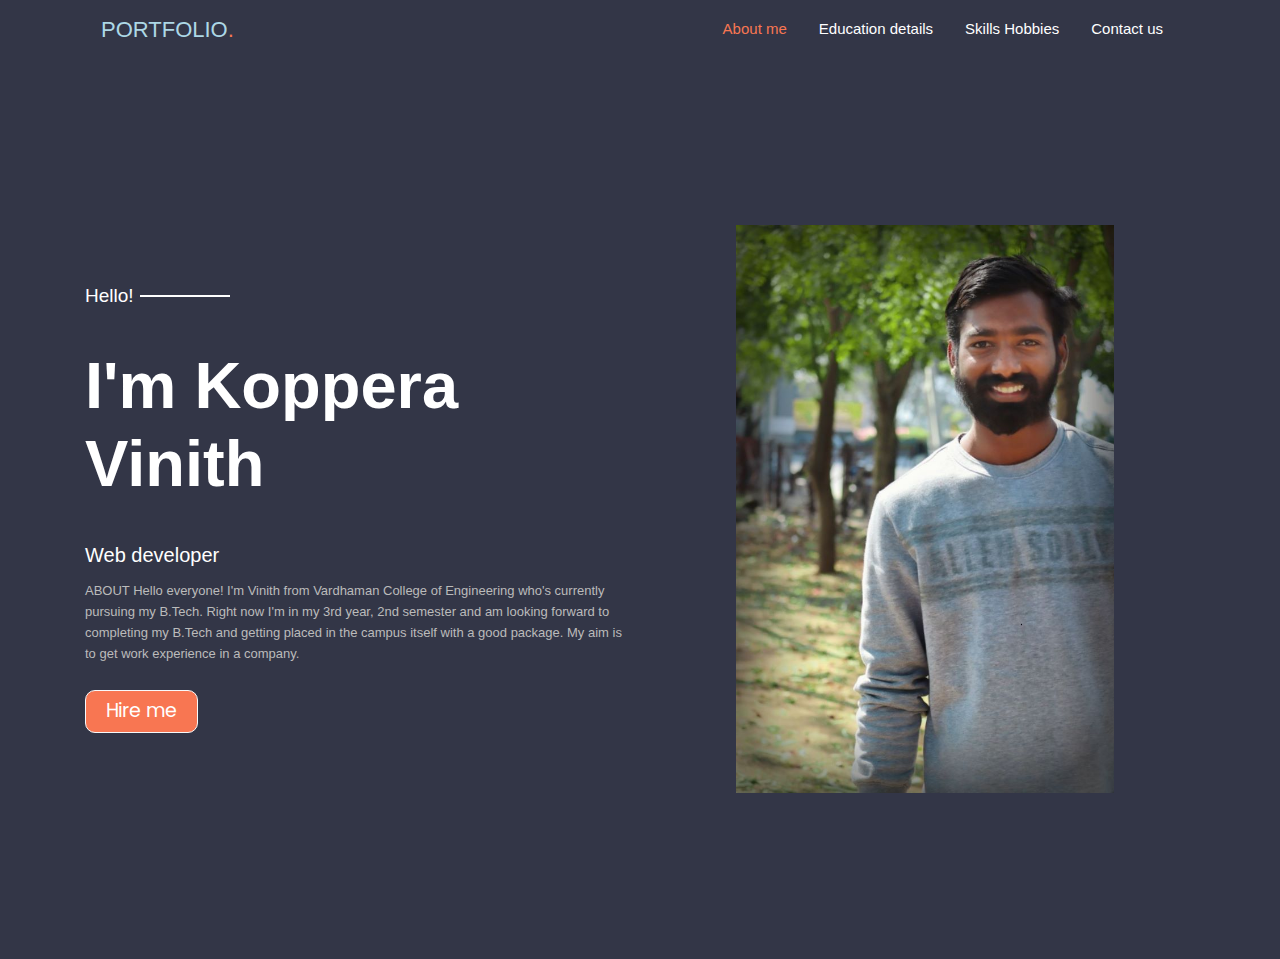
<file: index.html>
<html> 
    <head>
        <title>Portfolio site</title>
        <!-- Latest compiled and minified CSS -->
<link rel="stylesheet" href="https://cdn.jsdelivr.net/npm/bootstrap@4.6.1/dist/css/bootstrap.min.css">

<!-- jQuery library -->
<script src="https://cdn.jsdelivr.net/npm/jquery@3.6.0/dist/jquery.slim.min.js"></script>

<!-- Popper JS -->
<script src="https://cdn.jsdelivr.net/npm/popper.js@1.16.1/dist/umd/popper.min.js"></script>

<!-- Latest compiled JavaScript -->
<script src="https://cdn.jsdelivr.net/npm/bootstrap@4.6.1/dist/js/bootstrap.bundle.min.js"></script>
<link href="index1.css" rel="stylesheet" type="text/css"/>
<link rel="stylesheet" href="https://cdnjs.cloudflare.com/ajax/libs/animate.css/4.1.1/animate.min.css" />
<link rel="stylesheet" href="https://cdnjs.cloudflare.com/ajax/libs/font-awesome/4.7.0/css/font-awesome.min.css">

</head>
    <body>
        <div class="container">
            <div class="nav_section">
        <nav class="navbar navbar-expand-lg navbar-light">
          <a style="color:lightblue;" class="navbar-brand"  href="#">PORTFOLIO<span>.</span></a>
            <button class="navbar-toggler" type="button" data-toggle="collapse" data-target="#navbarSupportedContent" aria-controls="navbarSupportedContent" aria-expanded="false" aria-label="Toggle navigation">
              <span class="navbar-toggler-icon"></span>
            </button>
            <div class="collapse navbar-collapse" id="navbarSupportedContent">
              <ul class="navbar-nav ml-auto">
                <li class="nav-item">
                  <a class="nav-link" style="color:#F87652 !important" href="index.html">About me</a>
                </li>
                <li class="nav-item">
                    <a class="nav-link" href="Education1.html">Education details</a>
                  </li><li class="nav-item">
                    <a class="nav-link" href="Skills_hobbies.html">Skills Hobbies</a>
                  </li>
                  <li class="nav-item">
                    <a class="nav-link" href="Contact.html">Contact us</a>
                  </li>
             
              </ul>
            </div>
           
          </nav>
          </div>
          </div>
          <!--Hero section-->
          <div class="hero_section">
            <div class="container">
              <div class="row">
                <div class="col-lg-6 col-md-6 col-ms-12vcol-xs-12">
                  <h3>Hello!</h3>
                  <br>
                  <h1>I<span>'</span>m Koppera Vinith</h1>
                  <br>
                  <h2>Web developer</h2><h5></h5>
                  <p>ABOUT
                    Hello everyone! I'm Vinith from Vardhaman College of Engineering who's currently pursuing my B.Tech. Right now I'm in my 3rd year, 2nd semester and am looking forward to completing my B.Tech and getting placed in the campus itself with a good package. My aim is to get work experience in a company.
                    </p>       <div class="btn_container ">
                   <button class="btn btn-light animate_animatedo">Hire me</button>
                  </div>
                </div>
                <div class="col-lg-6 col-md-6 col-ms-12vcol-xs-12">
                  <center>
                    <img src="vinith.jpeg"/>
                  </center>
              </div>
            </div>
          </div>        
    </body>
</html>
</file>
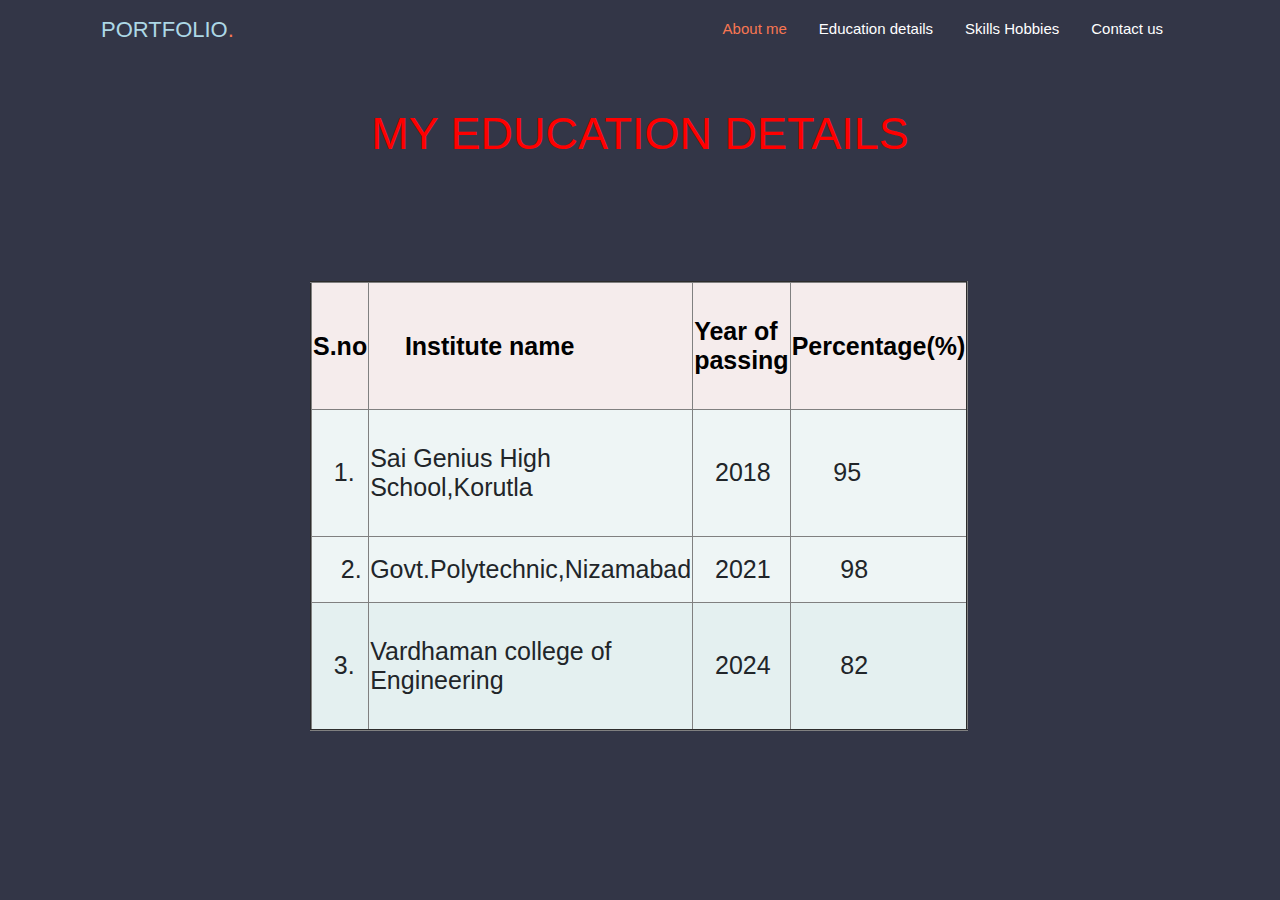
<file: Education1.html>
<head>
    <title>Portfolio site</title>
    <!-- Latest compiled and minified CSS -->
<link rel="stylesheet" href="https://cdn.jsdelivr.net/npm/bootstrap@4.6.1/dist/css/bootstrap.min.css">

<!-- jQuery library -->
<script src="https://cdn.jsdelivr.net/npm/jquery@3.6.0/dist/jquery.slim.min.js"></script>

<!-- Popper JS -->
<script src="https://cdn.jsdelivr.net/npm/popper.js@1.16.1/dist/umd/popper.min.js"></script>

<!-- Latest compiled JavaScript -->
<script src="https://cdn.jsdelivr.net/npm/bootstrap@4.6.1/dist/js/bootstrap.bundle.min.js"></script>
<link href="index1.css" rel="stylesheet" type="text/css"/>
<link rel="stylesheet" href="https://cdnjs.cloudflare.com/ajax/libs/animate.css/4.1.1/animate.min.css" />
<link rel="stylesheet" href="https://cdnjs.cloudflare.com/ajax/libs/font-awesome/4.7.0/css/font-awesome.min.css">

</head>
<body>
    <div class="container">
        <div class="nav_section">
    <nav class="navbar navbar-expand-lg navbar-light">
      <a style="color:lightblue;" class="navbar-brand"  href="#">PORTFOLIO<span>.</span></a>
        <button class="navbar-toggler" type="button" data-toggle="collapse" data-target="#navbarSupportedContent" aria-controls="navbarSupportedContent" aria-expanded="false" aria-label="Toggle navigation">
          <span class="navbar-toggler-icon"></span>
        </button>
        <div class="collapse navbar-collapse" id="navbarSupportedContent">
          <ul class="navbar-nav ml-auto">
            <li class="nav-item">
              <a class="nav-link" style="color:#F87652 !important" href="index.html">About me</a>
            </li>
            <li class="nav-item">
                <a class="nav-link" href="Education1.html">Education details</a>
              </li><li class="nav-item">
                <a class="nav-link" href="Skills_hobbies.html">Skills Hobbies</a>
              </li>
              <li class="nav-item">
                <a class="nav-link" href="Contact.html">Contact us</a>
              </li>
         
          </ul>
        </div>
       
    </nav>
    <br>
        <br>
	   
         <h1 style="text-align:center; font-size: 45px; color: red;">MY EDUCATION DETAILS</h1>
         
         <br>
         <br><br><br>
         <p>  </p>
         <div>
         <table style="width:55%;height:50%;margin-left: 225px;" border=2 align="center">
            <tr>
            <th style=" font-size:25px;background-color:rgb(245, 236, 236);color:black">S.no</th>
            <th style=" font-size:25px;background-color:rgb(245, 236, 236);color:black;">&nbsp &nbsp&nbsp Institute name</th>
            <th style=" font-size:25px;background-color:rgb(245, 236, 236);color:black;">Year of passing</th>
            <th style=" font-size:25px;background-color:rgb(245, 236, 236);color:black;">Percentage(%)</th>
            </tr>
            <tr style=font-size:25px;background-color:rgb(238,245,245);">
            <td>&nbsp &nbsp1.</td>
            <td >Sai Genius High School,Korutla</td>
            <td>&nbsp &nbsp2018</td>
            <td>&nbsp &nbsp&nbsp &nbsp95</td>
            </tr>
            <tr style="font-size:25px;background-color:rgb(238, 245, 245);">
            <td>&nbsp &nbsp 2.</td>
            <td>Govt.Polytechnic,Nizamabad</td>
            <td>&nbsp &nbsp2021</td>
            <td> &nbsp &nbsp&nbsp &nbsp 98</td>
            </tr>
            <tr style="font-size:25px;background-color:rgb(228, 240, 240);">
            <td> &nbsp &nbsp3.</td>
            <td>Vardhaman college of Engineering</td>
            <td>&nbsp &nbsp2024</td>
            <td>&nbsp &nbsp&nbsp &nbsp 82</td>
            </tr>
            </table>
            </div>			
		</div>
	</div>
    </div>
    <div class="bird-container">
      <div class="bird"></div>
    </div>
</body>
</file>
<file: index1.css>
@import url('https://fonts.googleapis.com/css2?family=Poppins:wght@300;400;500;600;700;800;900&display=swap');
:root{
  --background-color:333647;
    --pink-color:#F87652;
    --secondary-color:#bbbbbb;
}
*{
    font-family: sans-serif;
}
body{
    background-color: var(--background-color) !important;
}
h1,h2,h3,h4,h5,h6,p,span,td,a{
    cursor: pointer;
}
.nav_section .navbar-brand{
    font-size: 22px;
    
}
.nav_section .navbar-brand span{
    color:var(--pink-color)
}
.nav_section .navbar-nav li {
    margin: 0px 8px;
}
.nav_section .navbar-nav li a{
    color:white !important;
    font-size: 15px;
}
.nav_section .navbar-nav .nav-link::before{
    content:"";
    width:0px;
    height:0px;
    background-color:white;
    position: absolute;
    bottom: 7px;
    transition: 0.5s;
}
.nav_section .navbar-nav .nav-link:hover::before{
    content:'';
    height: 2px;
    width: 17px;
    background-color: white;
    position: absolute;
    bottom: 7px;
}
.hero_section .row{
    display:flex;
    align-items: center;
    height: 100vh;
}
.hero_section .row h1,h2,h3,p{
    color: white;
}
.hero_section .row  h3{
    font-size: 19px;
    font-weight: 300;
    margin-bottom: 15px;
}
.hero_section .row  h3::after{
    content:'';
    position:absolute;
    text-align: center;
    top:10px;
    width: 90px;
    height: 2px;
    background-color:white;
    margin-left: 6px;
}
.hero_section .row  h1{
    font-size: 65px;
    font-weight: 800;
}
.hero_section .row  h2{
    font-size: 20px;
    font-weight: 100;
    margin:8px 0px ;
}
.hero_section .row  p{
    font-size: 13px;
    margin-top: 13px;
    line-height: 21px;
    color: var(--secondary-color)
}
.hero_section .row button{
    border-radius: 10px;
    font-size: 19px;
    color: white;
    background-color: var(--pink-color);
    border: 3px solid(--pink-color);
    width: 113px;
    font-family:'Poppins',sans-serif;
    margin-top: 10px;
}
.hero_section .row button:hover{
    animation: swing;
    animation-duration: 0.5s;
    background: white;
    color:black;
}
hero_section .row img{
    width:50px;
    height: 10px;
}
img {
    max-width:70%;
    height:auto;
}
</file>
